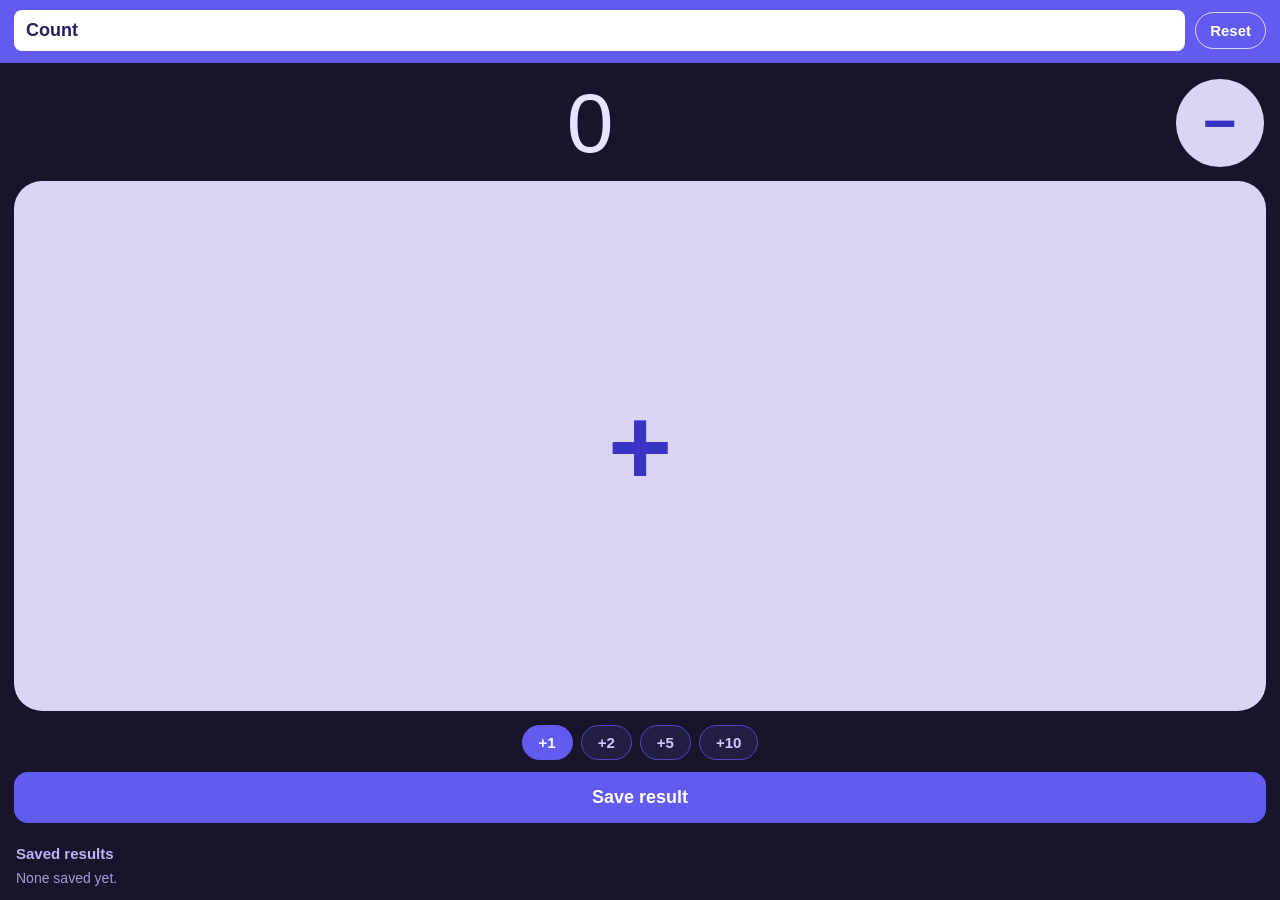
<file: counter/index.html>
<!DOCTYPE html>
<html lang="en">
<head>
<meta charset="utf-8">
<meta name="viewport" content="width=device-width, initial-scale=1, viewport-fit=cover, user-scalable=no">
<meta name="theme-color" content="#17142b">
<meta name="mobile-web-app-capable" content="yes">
<meta name="apple-mobile-web-app-capable" content="yes">
<meta name="apple-mobile-web-app-status-bar-style" content="black-translucent">
<meta name="apple-mobile-web-app-title" content="Counter">
<title>Counting App</title>
<style>
  *{box-sizing:border-box;-webkit-tap-highlight-color:transparent}
  html,body{margin:0;padding:0;height:100%;overflow:hidden;overscroll-behavior:none}
  body{font-family:-apple-system,BlinkMacSystemFont,"Segoe UI",Roboto,sans-serif;background:#17142b;color:#f2f0ff;position:fixed;inset:0;width:100%;height:100dvh;display:flex;flex-direction:column;touch-action:manipulation;-webkit-user-select:none;user-select:none;-webkit-touch-callout:none}
  header{background:#625bf0;color:#fff;padding:calc(10px + env(safe-area-inset-top)) 14px 12px;display:flex;align-items:center;gap:10px}
  header input{flex:1;min-width:0;border:none;border-radius:8px;padding:10px 12px;font-size:18px;font-weight:600;color:#241f5e;background:#fff;outline:none}
  #resetBtn{border:1px solid rgba(255,255,255,.75);background:transparent;color:#fff;border-radius:999px;padding:9px 14px;font-size:15px;font-weight:600;cursor:pointer}
  .mid{padding:16px 16px 8px;display:flex;align-items:center;justify-content:space-between;gap:12px}
  #num{font-size:84px;line-height:1;font-weight:400;color:#e6e3ff;min-width:100px;text-align:center;flex:1}
  #minusBtn{width:88px;height:88px;flex:0 0 88px;border-radius:50%;border:none;background:#d9d6f5;color:#3b33c4;font-size:58px;line-height:1;font-weight:700;cursor:pointer}
  #plusBtn{display:block;width:calc(100% - 28px);margin:6px 14px 14px;flex:1 1 auto;min-height:150px;touch-action:none;border:none;border-radius:28px;background:#d9d6f5;color:#3b33c4;font-size:110px;font-weight:700;cursor:pointer}
  #plusBtn:active{background:#c9c4f2}
  .steps{display:flex;gap:8px;justify-content:center;padding:0 14px 12px}
  .steps button{border:1px solid #4f46c8;background:#221e42;color:#cfc9ff;border-radius:999px;padding:8px 16px;font-size:15px;font-weight:600;cursor:pointer}
  .steps button.on{background:#625bf0;color:#fff;border-color:#625bf0}
  #saveBtn{display:block;width:calc(100% - 28px);margin:0 14px 14px;padding:15px;border:none;border-radius:14px;background:#625bf0;color:#fff;font-size:18px;font-weight:700;cursor:pointer}
  .saved{padding:2px 16px calc(14px + env(safe-area-inset-bottom));max-height:26dvh;overflow-y:auto;-webkit-overflow-scrolling:touch}
  .saved h2{margin:6px 0 8px;font-size:15px;color:#bdb6f5;font-weight:700}
  .row{display:flex;align-items:center;gap:10px;background:#221e42;border:1px solid #37316e;border-radius:10px;padding:10px 12px;margin-bottom:8px;font-size:15px}
  .row b{color:#fff;font-size:19px}
  .row .when{color:#a49cd8;font-size:12px;display:block}
  .row button{margin-left:auto;border:none;background:transparent;color:#a49cd8;font-size:14px;font-weight:600;cursor:pointer;padding:6px}
  .empty{color:#a49cd8;font-size:14px}
  button:focus-visible,input:focus-visible{outline:3px solid #ffb020;outline-offset:2px}
</style>
</head>
<body>
<header>
  <input id="label" type="text" value="Count" maxlength="40" aria-label="Counter name">
  <button id="resetBtn" type="button">Reset</button>
</header>

<div class="mid">
  <div id="num" aria-live="polite">0</div>
  <button id="minusBtn" type="button" aria-label="Subtract">&minus;</button>
</div>

<button id="plusBtn" type="button" aria-label="Add">+</button>

<div class="steps" role="group" aria-label="Count by">
  <button type="button" data-step="1" class="on">+1</button>
  <button type="button" data-step="2">+2</button>
  <button type="button" data-step="5">+5</button>
  <button type="button" data-step="10">+10</button>
</div>

<button id="saveBtn" type="button">Save result</button>

<div class="saved">
  <h2>Saved results</h2>
  <div id="savedList"><div class="empty">None saved yet.</div></div>
</div>

<script>
(function(){
  var KEY = "counting-app-v1";
  var state = {count:0, label:"Count", step:1, saved:[]};
  try {
    var raw = localStorage.getItem(KEY);
    if (raw) {
      var parsed = JSON.parse(raw);
      if (parsed && typeof parsed.count === "number") state = parsed;
      if (!state.saved) state.saved = [];
      if (!state.step) state.step = 1;
    }
  } catch(e){}

  var num = document.getElementById('num');
  var label = document.getElementById('label');
  var list = document.getElementById('savedList');

  function esc(s){return String(s==null?"":s).replace(/[&<>"']/g,function(c){return{"&":"&amp;","<":"&lt;",">":"&gt;",'"':"&quot;","'":"&#39;"}[c]})}
  function persist(){ try{ localStorage.setItem(KEY, JSON.stringify(state)); }catch(e){} }
  function buzz(){ try{ if(navigator.vibrate) navigator.vibrate(10); }catch(e){} }

  function render(){
    num.textContent = String(state.count);
    if (document.activeElement !== label) label.value = state.label || "Count";
    var btns = document.querySelectorAll('.steps button');
    for (var i=0;i<btns.length;i++){
      btns[i].classList.toggle('on', Number(btns[i].getAttribute('data-step')) === state.step);
    }
    if (!state.saved.length){ list.innerHTML = '<div class="empty">None saved yet.</div>'; return; }
    var html = "";
    state.saved.forEach(function(r, idx){
      html += '<div class="row"><div><b>' + r.count + '</b> &nbsp;' + esc(r.label) + '<span class="when">' + esc(r.when) + '</span></div><button type="button" data-i="' + idx + '">Remove</button></div>';
    });
    list.innerHTML = html;
    var rm = list.querySelectorAll('button');
    for (var j=0;j<rm.length;j++){
      rm[j].addEventListener('click', function(ev){
        state.saved.splice(Number(ev.currentTarget.getAttribute('data-i')), 1);
        persist(); render();
      });
    }
  }

  document.getElementById('plusBtn').addEventListener('click', function(){
    state.count += state.step; buzz(); persist(); render(); keepAwake();
  });
  document.getElementById('minusBtn').addEventListener('click', function(){
    state.count = Math.max(0, state.count - state.step); buzz(); persist(); render();
  });
  document.getElementById('resetBtn').addEventListener('click', function(){
    if (state.count === 0) return;
    if (confirm('Reset the count to 0?')) { state.count = 0; persist(); render(); }
  });
  document.getElementById('saveBtn').addEventListener('click', function(){
    var now = new Date();
    var when = now.toLocaleDateString() + ' ' + now.toLocaleTimeString([], {hour:'numeric', minute:'2-digit'});
    state.saved.unshift({label:(state.label || "Count"), count: state.count, when: when});
    buzz(); persist(); render();
    var b = document.getElementById('saveBtn');
    var old = b.textContent; b.textContent = 'Saved ✓';
    setTimeout(function(){ b.textContent = old; }, 1200);
  });
  label.addEventListener('input', function(){ state.label = label.value; persist(); });
  var stepBtns = document.querySelectorAll('.steps button');
  for (var k=0;k<stepBtns.length;k++){
    stepBtns[k].addEventListener('click', function(ev){
      state.step = Number(ev.currentTarget.getAttribute('data-step')); persist(); render();
    });
  }

  document.addEventListener('touchmove', function(e){
    var t = e.target;
    if (!(t.closest && t.closest('.saved'))) e.preventDefault();
  }, {passive:false});
  document.addEventListener('gesturestart', function(e){ e.preventDefault(); });
  document.addEventListener('dblclick', function(e){ e.preventDefault(); });

  var wakeLock = null;
  function keepAwake(){
    try {
      if (navigator.wakeLock && !wakeLock) {
        navigator.wakeLock.request('screen').then(function(wl){
          wakeLock = wl;
          wl.addEventListener('release', function(){ wakeLock = null; });
        }).catch(function(){});
      }
    } catch(e){}
  }
  document.addEventListener('visibilitychange', function(){
    if (document.visibilityState === 'visible') keepAwake();
  });

  render();
})();
</script>
</body>
</html>
</file>
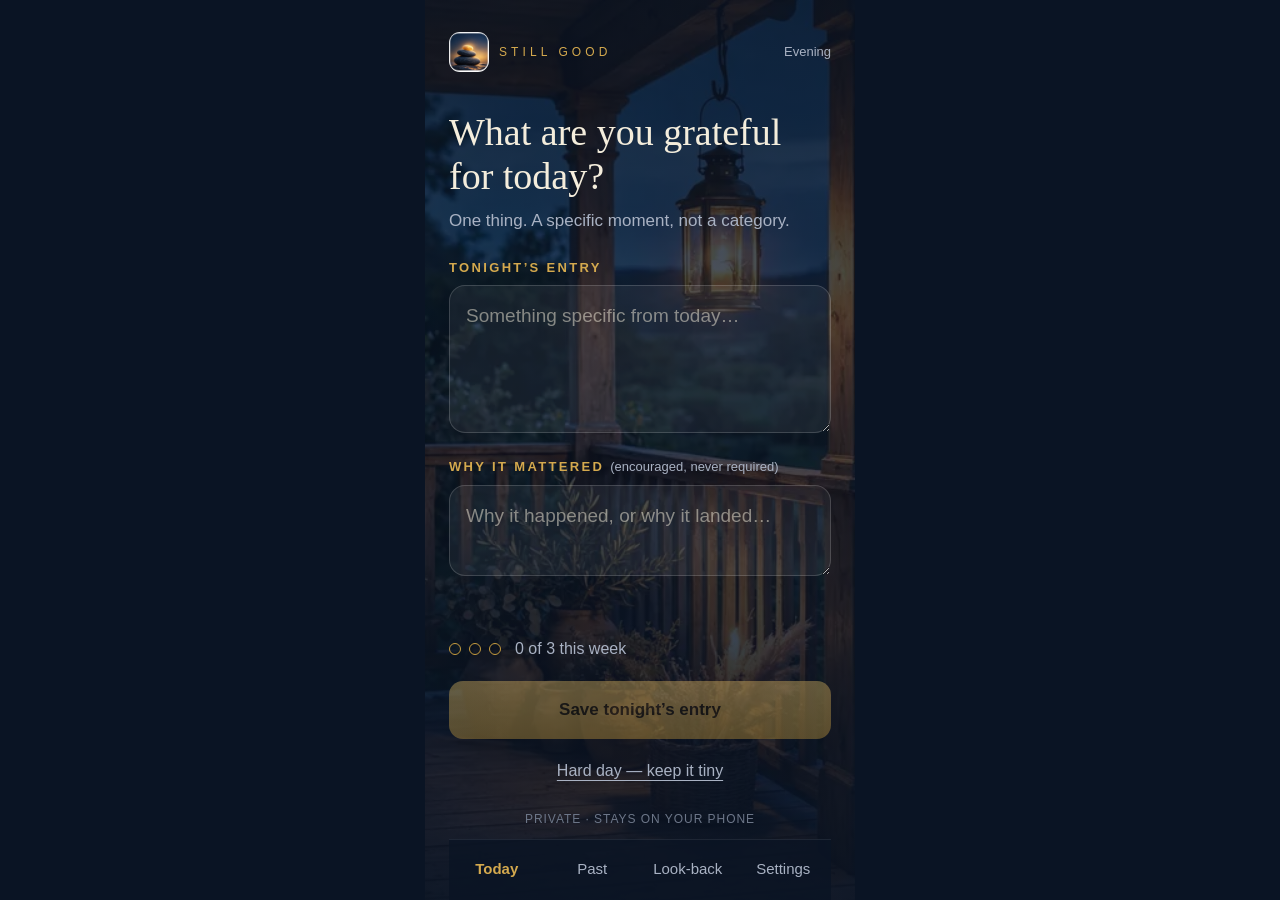
<file: still-good/index.html>
<!doctype html>
<html lang="en" data-mode="night" data-accent="gold">
  <head>
    <meta charset="UTF-8" />
    <link rel="icon" type="image/png" href="./favicon.png" />
    <link rel="apple-touch-icon" href="./apple-touch-icon.png" />
    <meta
      name="viewport"
      content="width=device-width, initial-scale=1.0, viewport-fit=cover"
    />
    <meta name="description" content="Still good — even on the hard days. One specific thing you're grateful for, plus why it mattered. Three evenings a week." />
    <meta property="og:type" content="website" />
    <meta property="og:site_name" content="Still Good" />
    <meta property="og:title" content="Still Good — a gratitude journal that won't let you coast" />
    <meta property="og:description" content="One specific thing you're grateful for, plus why it mattered. Three evenings a week. Free, no account, entries never leave your phone." />
    <meta property="og:url" content="https://cleverpawn.github.io/gold-rush/still-good/" />
    <meta property="og:image" content="https://cleverpawn.github.io/gold-rush/still-good/icon-512.png" />
    <meta property="og:image:width" content="512" />
    <meta property="og:image:height" content="512" />
    <meta name="twitter:card" content="summary" />
    <meta name="twitter:title" content="Still Good — a gratitude journal that won't let you coast" />
    <meta name="twitter:description" content="One specific thing you're grateful for, plus why it mattered. Three evenings a week. Free, no account, entries never leave your phone." />
    <meta name="twitter:image" content="https://cleverpawn.github.io/gold-rush/still-good/icon-512.png" />
    <meta name="theme-color" content="#0a1424" />
    <meta name="mobile-web-app-capable" content="yes" />
    <meta name="apple-mobile-web-app-capable" content="yes" />
    <meta name="apple-mobile-web-app-title" content="Still Good" />
    <title>Still Good</title>
    <script type="module" crossorigin src="./assets/index-o2Jk7WrR.js"></script>
    <link rel="stylesheet" crossorigin href="./assets/index-Dkf4yygh.css">
  <link rel="manifest" href="./manifest.webmanifest"></head>
  <body>
    <div id="root"></div>
  </body>
</html>
</file>
<file: still-good/assets/index-Dkf4yygh.css>
/*! tailwindcss v4.3.4 | MIT License | https://tailwindcss.com */
@layer properties{@supports (((-webkit-hyphens:none)) and (not (margin-trim:block))) or ((-moz-orient:inline) and (not (color:rgb(from red r g b)))){*,:before,:after,::backdrop{--tw-border-style:solid;--tw-leading:initial;--tw-font-weight:initial;--tw-tracking:initial;--tw-shadow:0 0 #0000;--tw-shadow-color:initial;--tw-shadow-alpha:100%;--tw-inset-shadow:0 0 #0000;--tw-inset-shadow-color:initial;--tw-inset-shadow-alpha:100%;--tw-ring-color:initial;--tw-ring-shadow:0 0 #0000;--tw-inset-ring-color:initial;--tw-inset-ring-shadow:0 0 #0000;--tw-ring-inset:initial;--tw-ring-offset-width:0px;--tw-ring-offset-color:#fff;--tw-ring-offset-shadow:0 0 #0000}}}@layer theme{:root,:host{--font-sans:-apple-system, BlinkMacSystemFont, "Segoe UI", Roboto, "Helvetica Neue", "Noto Sans", Arial, sans-serif, "Apple Color Emoji", "Segoe UI Emoji", "Segoe UI Symbol", "Noto Color Emoji";--font-mono:ui-monospace, SFMono-Regular, Menlo, Monaco, Consolas, "Liberation Mono", "Courier New", monospace;--spacing:.25rem;--text-xs:.75rem;--text-xs--line-height:calc(1 / .75);--text-sm:.875rem;--text-sm--line-height:calc(1.25 / .875);--text-base:1rem;--text-base--line-height:calc(1.5 / 1);--font-weight-normal:400;--font-weight-semibold:600;--font-weight-bold:700;--tracking-normal:0em;--tracking-wide:.025em;--leading-snug:1.375;--leading-relaxed:1.625;--radius-xl:.75rem;--radius-2xl:1rem;--default-font-family:var(--font-sans);--default-mono-font-family:var(--font-mono)}}@layer base{*,:after,:before,::backdrop{box-sizing:border-box;border:0 solid;margin:0;padding:0}::file-selector-button{box-sizing:border-box;border:0 solid;margin:0;padding:0}html,:host{-webkit-text-size-adjust:100%;tab-size:4;line-height:1.5;font-family:var(--default-font-family,-apple-system, BlinkMacSystemFont, "Segoe UI", Roboto, "Helvetica Neue", "Noto Sans", Arial, sans-serif, "Apple Color Emoji", "Segoe UI Emoji", "Segoe UI Symbol", "Noto Color Emoji");font-feature-settings:var(--default-font-feature-settings,normal);font-variation-settings:var(--default-font-variation-settings,normal);-webkit-tap-highlight-color:transparent}hr{height:0;color:inherit;border-top-width:1px}abbr:where([title]){-webkit-text-decoration:underline dotted;text-decoration:underline dotted}h1,h2,h3,h4,h5,h6{font-size:inherit;font-weight:inherit}a{color:inherit;-webkit-text-decoration:inherit;-webkit-text-decoration:inherit;-webkit-text-decoration:inherit;-webkit-text-decoration:inherit;text-decoration:inherit}b,strong{font-weight:bolder}code,kbd,samp,pre{font-family:var(--default-mono-font-family,ui-monospace, SFMono-Regular, Menlo, Monaco, Consolas, "Liberation Mono", "Courier New", monospace);font-feature-settings:var(--default-mono-font-feature-settings,normal);font-variation-settings:var(--default-mono-font-variation-settings,normal);font-size:1em}small{font-size:80%}sub,sup{vertical-align:baseline;font-size:75%;line-height:0;position:relative}sub{bottom:-.25em}sup{top:-.5em}table{text-indent:0;border-color:inherit;border-collapse:collapse}:-moz-focusring:where(:not(iframe)){outline:auto}progress{vertical-align:baseline}summary{display:list-item}ol,ul,menu{list-style:none}img,svg,video,canvas,audio,iframe,embed,object{vertical-align:middle;display:block}img,video{max-width:100%;height:auto}button,input,select,optgroup,textarea{font:inherit;font-feature-settings:inherit;font-variation-settings:inherit;letter-spacing:inherit;color:inherit;opacity:1;background-color:#0000;border-radius:0}::file-selector-button{font:inherit;font-feature-settings:inherit;font-variation-settings:inherit;letter-spacing:inherit;color:inherit;opacity:1;background-color:#0000;border-radius:0}:where(select:is([multiple],[size])) optgroup{font-weight:bolder}:where(select:is([multiple],[size])) optgroup option{padding-inline-start:20px}::file-selector-button{margin-inline-end:4px}::placeholder{opacity:1}@supports (not ((-webkit-appearance:-apple-pay-button))) or (contain-intrinsic-size:1px){::placeholder{color:currentColor}@supports (color:color-mix(in lab, red, red)){::placeholder{color:color-mix(in oklab, currentcolor 50%, transparent)}}}textarea{resize:vertical}::-webkit-search-decoration{-webkit-appearance:none}::-webkit-date-and-time-value{min-height:1lh;text-align:inherit}::-webkit-datetime-edit{display:inline-flex}::-webkit-datetime-edit-fields-wrapper{padding:0}::-webkit-datetime-edit{padding-block:0}::-webkit-datetime-edit-year-field{padding-block:0}::-webkit-datetime-edit-month-field{padding-block:0}::-webkit-datetime-edit-day-field{padding-block:0}::-webkit-datetime-edit-hour-field{padding-block:0}::-webkit-datetime-edit-minute-field{padding-block:0}::-webkit-datetime-edit-second-field{padding-block:0}::-webkit-datetime-edit-millisecond-field{padding-block:0}::-webkit-datetime-edit-meridiem-field{padding-block:0}::-webkit-calendar-picker-indicator{line-height:1}:-moz-ui-invalid{box-shadow:none}button,input:where([type=button],[type=reset],[type=submit]){appearance:button}::file-selector-button{appearance:button}::-webkit-inner-spin-button{height:auto}::-webkit-outer-spin-button{height:auto}[hidden]:where(:not([hidden=until-found])){display:none!important}}@layer components;@layer utilities{.absolute{position:absolute}.relative{position:relative}.sticky{position:sticky}.inset-0{inset:0}.bottom-0{bottom:0}.z-10{z-index:10}.mx-auto{margin-inline:auto}.mt-1{margin-top:var(--spacing)}.mt-1\.5{margin-top:calc(var(--spacing) * 1.5)}.mt-2{margin-top:calc(var(--spacing) * 2)}.mt-2\.5{margin-top:calc(var(--spacing) * 2.5)}.mt-3{margin-top:calc(var(--spacing) * 3)}.mt-4{margin-top:calc(var(--spacing) * 4)}.mt-5{margin-top:calc(var(--spacing) * 5)}.mt-6{margin-top:calc(var(--spacing) * 6)}.mt-7{margin-top:calc(var(--spacing) * 7)}.mt-8{margin-top:calc(var(--spacing) * 8)}.mt-\[18px\]{margin-top:18px}.mt-auto{margin-top:auto}.ml-1\.5{margin-left:calc(var(--spacing) * 1.5)}.ml-2{margin-left:calc(var(--spacing) * 2)}.ml-auto{margin-left:auto}.block{display:block}.flex{display:flex}.hidden{display:none}.inline-block{display:inline-block}.h-3{height:calc(var(--spacing) * 3)}.h-10{height:calc(var(--spacing) * 10)}.h-\[46px\]{height:46px}.h-full{height:100%}.h-px{height:1px}.min-h-dvh{min-height:100dvh}.w-3{width:calc(var(--spacing) * 3)}.w-10{width:calc(var(--spacing) * 10)}.w-\[46px\]{width:46px}.w-full{width:100%}.max-w-\[430px\]{max-width:430px}.min-w-\[56px\]{min-width:56px}.flex-1{flex:1}.flex-col{flex-direction:column}.flex-wrap{flex-wrap:wrap}.items-center{align-items:center}.gap-1\.5{gap:calc(var(--spacing) * 1.5)}.gap-2{gap:calc(var(--spacing) * 2)}.gap-2\.5{gap:calc(var(--spacing) * 2.5)}.gap-3{gap:calc(var(--spacing) * 3)}.gap-4{gap:calc(var(--spacing) * 4)}.overflow-hidden{overflow:hidden}.rounded-2xl{border-radius:var(--radius-2xl)}.rounded-\[11px\]{border-radius:11px}.rounded-\[13px\]{border-radius:13px}.rounded-\[14px\]{border-radius:14px}.rounded-\[18px\]{border-radius:18px}.rounded-full{border-radius:2147483647px}.rounded-xl{border-radius:var(--radius-xl)}.border{border-style:var(--tw-border-style);border-width:1px}.border-t{border-top-style:var(--tw-border-style);border-top-width:1px}.border-b{border-bottom-style:var(--tw-border-style);border-bottom-width:1px}.object-cover{object-fit:cover}.p-3{padding:calc(var(--spacing) * 3)}.p-4{padding:calc(var(--spacing) * 4)}.p-\[18px\]{padding:18px}.px-2{padding-inline:calc(var(--spacing) * 2)}.px-3\.5{padding-inline:calc(var(--spacing) * 3.5)}.px-4{padding-inline:calc(var(--spacing) * 4)}.px-6{padding-inline:calc(var(--spacing) * 6)}.py-0\.5{padding-block:calc(var(--spacing) * .5)}.py-2\.5{padding-block:calc(var(--spacing) * 2.5)}.py-3{padding-block:calc(var(--spacing) * 3)}.py-4{padding-block:calc(var(--spacing) * 4)}.py-\[11px\]{padding-block:11px}.pt-0\.5{padding-top:calc(var(--spacing) * .5)}.pt-2{padding-top:calc(var(--spacing) * 2)}.pt-3{padding-top:calc(var(--spacing) * 3)}.pt-5{padding-top:calc(var(--spacing) * 5)}.pt-6{padding-top:calc(var(--spacing) * 6)}.pt-8{padding-top:calc(var(--spacing) * 8)}.pb-1{padding-bottom:var(--spacing)}.pb-3{padding-bottom:calc(var(--spacing) * 3)}.pb-6{padding-bottom:calc(var(--spacing) * 6)}.pb-\[max\(10px\,env\(safe-area-inset-bottom\)\)\]{padding-bottom:max(10px, env(safe-area-inset-bottom))}.text-center{text-align:center}.text-base{font-size:var(--text-base);line-height:var(--tw-leading,var(--text-base--line-height))}.text-sm{font-size:var(--text-sm);line-height:var(--tw-leading,var(--text-sm--line-height))}.text-xs{font-size:var(--text-xs);line-height:var(--tw-leading,var(--text-xs--line-height))}.text-\[10px\]{font-size:10px}.text-\[11px\]{font-size:11px}.text-\[13px\]{font-size:13px}.text-\[15px\]{font-size:15px}.text-\[17px\]{font-size:17px}.text-\[19px\]{font-size:19px}.text-\[22px\]{font-size:22px}.text-\[32px\]{font-size:32px}.text-\[38px\]{font-size:38px}.leading-\[1\.15\]{--tw-leading:1.15;line-height:1.15}.leading-relaxed{--tw-leading:var(--leading-relaxed);line-height:var(--leading-relaxed)}.leading-snug{--tw-leading:var(--leading-snug);line-height:var(--leading-snug)}.font-bold{--tw-font-weight:var(--font-weight-bold);font-weight:var(--font-weight-bold)}.font-normal{--tw-font-weight:var(--font-weight-normal);font-weight:var(--font-weight-normal)}.font-semibold{--tw-font-weight:var(--font-weight-semibold);font-weight:var(--font-weight-semibold)}.tracking-\[0\.08em\]{--tw-tracking:.08em;letter-spacing:.08em}.tracking-\[0\.18em\]{--tw-tracking:.18em;letter-spacing:.18em}.tracking-\[0\.34em\]{--tw-tracking:.34em;letter-spacing:.34em}.tracking-normal{--tw-tracking:var(--tracking-normal);letter-spacing:var(--tracking-normal)}.tracking-wide{--tw-tracking:var(--tracking-wide);letter-spacing:var(--tracking-wide)}.normal-case{text-transform:none}.uppercase{text-transform:uppercase}.italic{font-style:italic}.underline{text-decoration-line:underline}.underline-offset-4{text-underline-offset:4px}.shadow-lg{--tw-shadow:0 10px 15px -3px var(--tw-shadow-color,#0000001a), 0 4px 6px -4px var(--tw-shadow-color,#0000001a);box-shadow:var(--tw-inset-shadow), var(--tw-inset-ring-shadow), var(--tw-ring-offset-shadow), var(--tw-ring-shadow), var(--tw-shadow)}.outline-none{--tw-outline-style:none;outline-style:none}.disabled\:opacity-40:disabled{opacity:.4}}:root{--serif:Georgia, "Times New Roman", serif}html[data-mode=night]{--bg:#0a1424;--bg-grad:linear-gradient(180deg, #101f38, #0a1424 55%);--ink:#f4eddc;--muted:#a9b2c3;--faint:#6d7789;--card:#fff;--card-ink:#1c2431;--card-muted:#46505f;--card-line:#e7e0cd;--field:#ffffff0f;--field-line:#ffffff29;--hairline:#ffffff14;--art-overlay:linear-gradient(180deg, #0a1424d6, #0a1424b3 42%, #0a1424e6);--lightningcss-light: ;--lightningcss-dark:initial;color-scheme:dark}html[data-mode=dawn]{--bg:#f3ecdb;--bg-grad:linear-gradient(180deg, #fdfaf2, #f3ecdb 60%);--ink:#1c2431;--muted:#6d675a;--faint:#9a927e;--card:#fff;--card-ink:#1c2431;--card-muted:#46505f;--card-line:#e7e0cd;--field:#ffffffa6;--field-line:#1c24312e;--hairline:#1c24311a;--art-overlay:linear-gradient(180deg, #f3ecdbe6, #f3ecdbd1 42%, #f3ecdbf0);--lightningcss-light:initial;--lightningcss-dark: ;color-scheme:light}html[data-accent=gold]{--accent:linear-gradient(180deg, #e3bc63, #c79c3e);--accent-solid:#c79c3e;--accent-ink:#221806;--accent-text:#d4a94e;--line:#d4a94e59}html[data-mode=dawn][data-accent=gold]{--accent-text:#97742a}html[data-accent=copper]{--accent:linear-gradient(180deg, #d18a54, #a55f36);--accent-solid:#b06a3c;--accent-ink:#26130a;--accent-text:#d18a54;--line:#d18a5466}html[data-mode=dawn][data-accent=copper]{--accent-text:#a55f36}html[data-accent=slate]{--accent:linear-gradient(180deg, #7d97b5, #57718f);--accent-solid:#57718f;--accent-ink:#0d1622;--accent-text:#9db8d2;--line:#7d97b580}html[data-mode=dawn][data-accent=slate]{--accent-text:#46617e}html[data-accent=pine]{--accent:linear-gradient(180deg, #6d8a72, #40604a);--accent-solid:#4c6e57;--accent-ink:#0c1a10;--accent-text:#93b89b;--line:#6d8a7280}html[data-mode=dawn][data-accent=pine]{--accent-text:#40604a}html[data-textsize=large]{--text-xs:.875rem;--text-sm:1rem;--text-base:1.125rem}html[data-textsize=large] .text-\[10px\]{font-size:12px}html[data-textsize=large] .text-\[11px\]{font-size:13px}html[data-textsize=large] .text-\[13px\]{font-size:15px}html[data-textsize=large] .text-\[15px\]{font-size:17px}html[data-textsize=large] .text-\[17px\]{font-size:20px}html[data-textsize=large] .text-\[19px\]{font-size:22px}html[data-textsize=large] .text-\[22px\]{font-size:26px}html[data-textsize=large] .text-\[32px\]{font-size:37px}html[data-textsize=large] .text-\[38px\]{font-size:44px}html[data-textsize=xlarge]{--text-xs:1rem;--text-sm:1.125rem;--text-base:1.25rem}html[data-textsize=xlarge] .text-\[10px\]{font-size:13px}html[data-textsize=xlarge] .text-\[11px\]{font-size:15px}html[data-textsize=xlarge] .text-\[13px\]{font-size:17px}html[data-textsize=xlarge] .text-\[15px\]{font-size:20px}html[data-textsize=xlarge] .text-\[17px\]{font-size:22px}html[data-textsize=xlarge] .text-\[19px\]{font-size:25px}html[data-textsize=xlarge] .text-\[22px\]{font-size:29px}html[data-textsize=xlarge] .text-\[32px\]{font-size:42px}html[data-textsize=xlarge] .text-\[38px\]{font-size:50px}body{background:var(--bg);color:var(--ink);-webkit-font-smoothing:antialiased;font-family:-apple-system,Segoe UI,Roboto,Helvetica,Arial,sans-serif}.font-display{font-family:var(--serif)}@property --tw-border-style{syntax:"*";inherits:false;initial-value:solid}@property --tw-leading{syntax:"*";inherits:false}@property --tw-font-weight{syntax:"*";inherits:false}@property --tw-tracking{syntax:"*";inherits:false}@property --tw-shadow{syntax:"*";inherits:false;initial-value:0 0 #0000}@property --tw-shadow-color{syntax:"*";inherits:false}@property --tw-shadow-alpha{syntax:"<percentage>";inherits:false;initial-value:100%}@property --tw-inset-shadow{syntax:"*";inherits:false;initial-value:0 0 #0000}@property --tw-inset-shadow-color{syntax:"*";inherits:false}@property --tw-inset-shadow-alpha{syntax:"<percentage>";inherits:false;initial-value:100%}@property --tw-ring-color{syntax:"*";inherits:false}@property --tw-ring-shadow{syntax:"*";inherits:false;initial-value:0 0 #0000}@property --tw-inset-ring-color{syntax:"*";inherits:false}@property --tw-inset-ring-shadow{syntax:"*";inherits:false;initial-value:0 0 #0000}@property --tw-ring-inset{syntax:"*";inherits:false}@property --tw-ring-offset-width{syntax:"<length>";inherits:false;initial-value:0}@property --tw-ring-offset-color{syntax:"*";inherits:false;initial-value:#fff}@property --tw-ring-offset-shadow{syntax:"*";inherits:false;initial-value:0 0 #0000}
</file>
